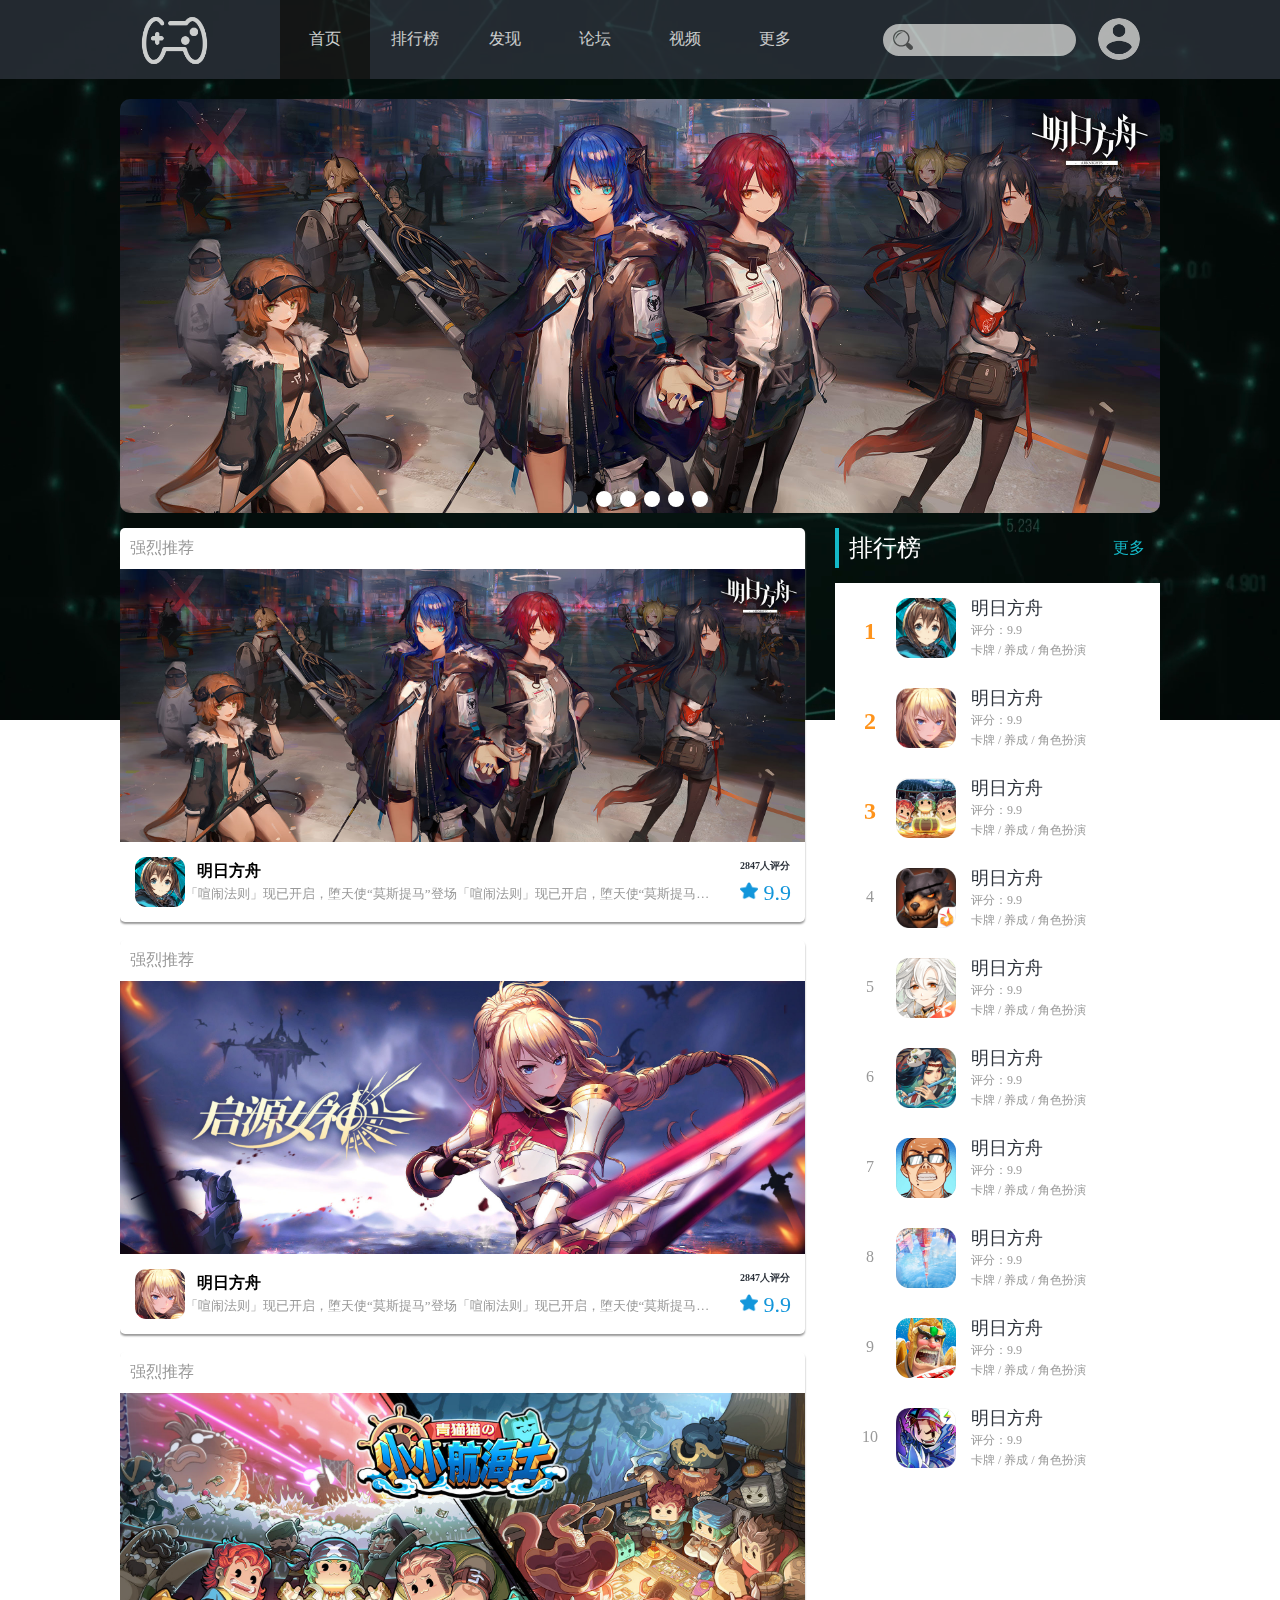
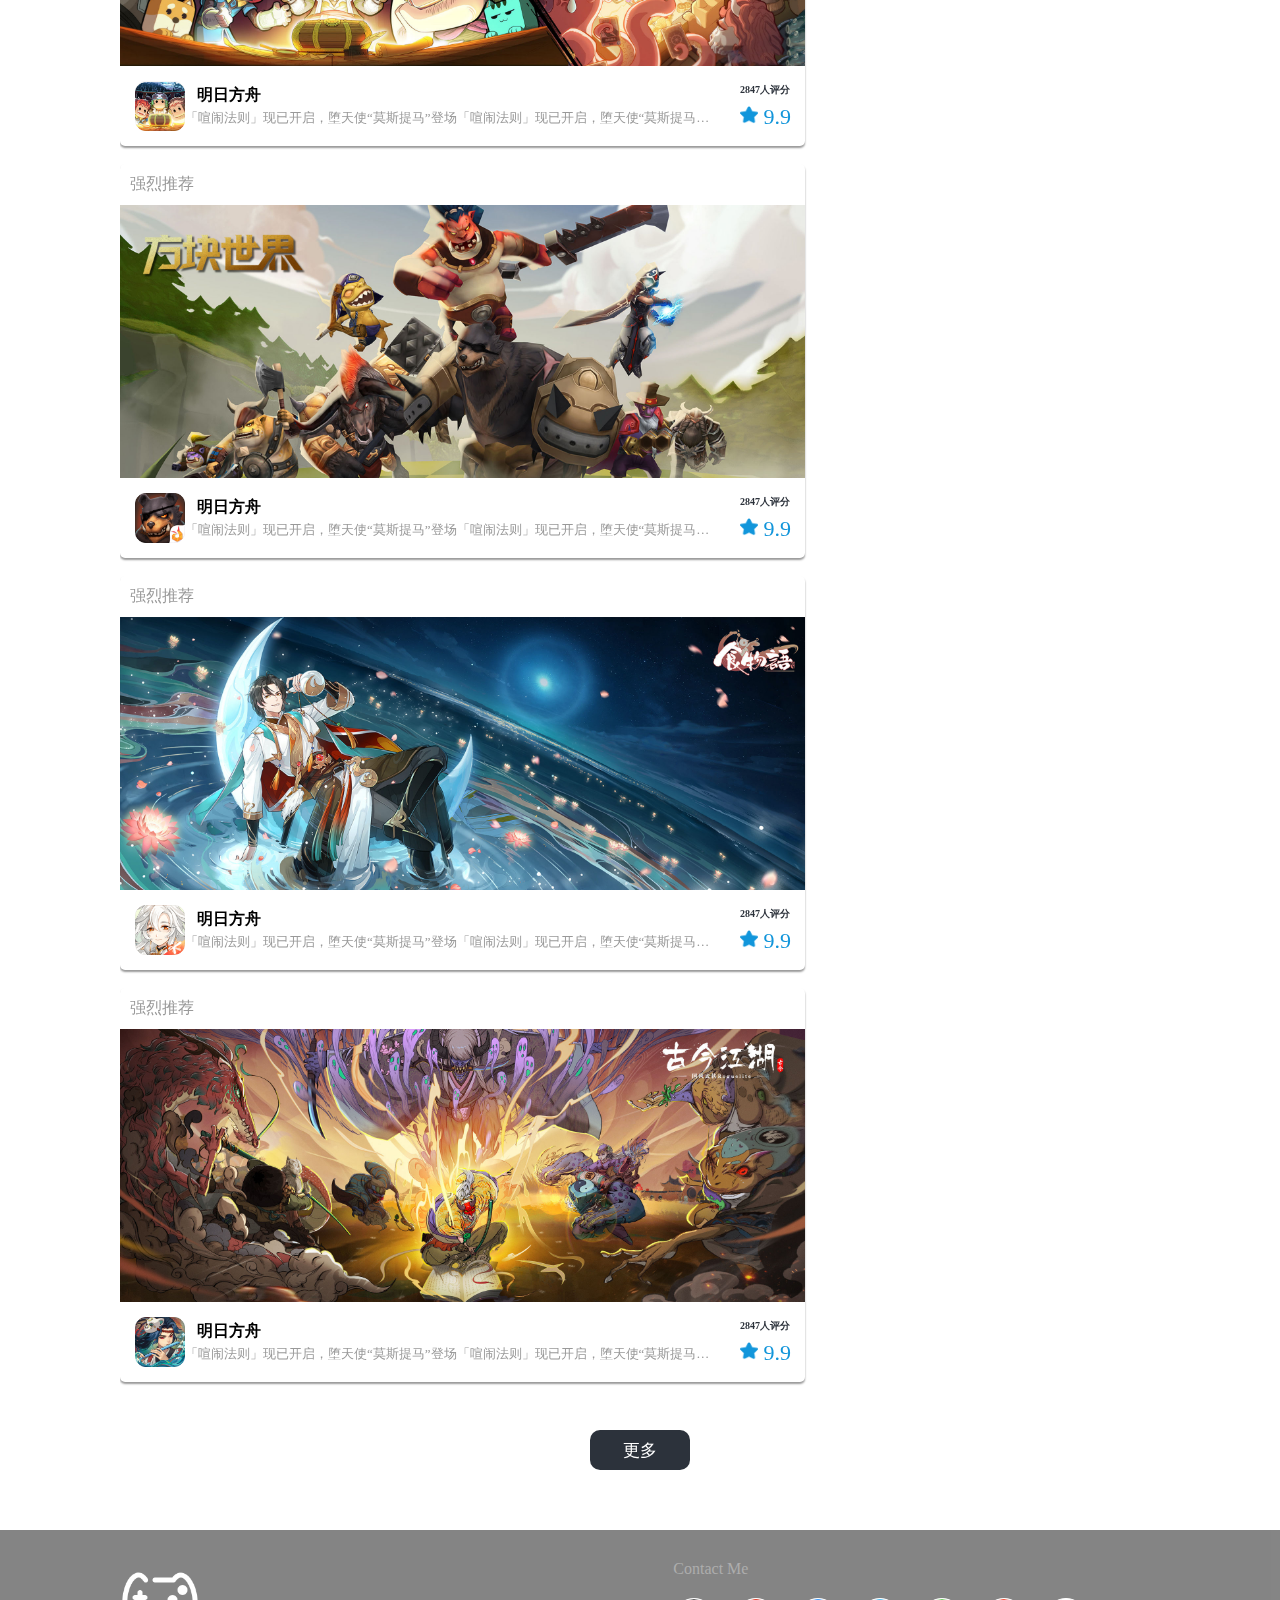
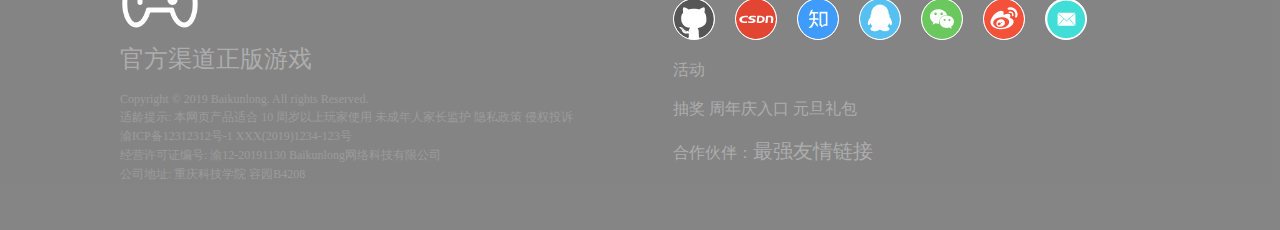
<file: index.html>
<!DOCTYPE html>
<html lang="en">
<head>
    <meta charset="UTF-8">
    <title>游戏社区</title>

    <link rel="stylesheet" href="css/index.css">
    <link rel="stylesheet" href="css/common.css">
</head>
<body>
<video class="video-bg" src="video/homeBg.mp4" autoplay="" muted="" loop="" style="width: 100%; height:auto;"></video>
<!--导航栏-->
<div class="nav">
    <div class="navbar">
        <div class="logo">
            <a href="#"></a>
        </div>
        <div class="navlist" id="nav">
            <ul>
                <li class="active"><a href="?id=0">首页</a></li>
                <li><a href="?id=1">排行榜</a></li>
                <li><a href="?id=2">发现</a></li>
                <li><a href="?id=3">论坛</a></li>
                <li><a href="?id=4">视频</a></li>
                <li class="more">
                    <a href="#">更多</a>
                    <ul>
                        <li><a href="#contactMe">联系我</a></li>
                        <li><a href="#" onclick="javascript:alert('白锟龙，是土申坤字辈的，但是我妈感觉家里缺金，就取了个金字旁的锟，然后龙字就是听着比较牛逼，来自重庆江津，爱好打乒乓球和羽毛球还有夜跑😀(*^_^*)');">关于我</a></li>
                        <!--<li><a href="#">...</a></li>-->
                        <!--<li><a href="#">...</a></li>-->
                    </ul>
                </li>
            </ul>
        </div>
        <a href="#">
            <img src="img/head_icon.png" alt="" id="headIcon">
        </a>
        <input type="text" id="searchContent" onkeyup="return onKeyUp(event)">
    </div>
</div>

<!--<iframe id="mainPage" scrolling="no" frameBorder=0 onload="this.height=this.contentWindow.document.body.scrollHeight"-->
        <!--src="main.html" frameborder="0" width="100%"></iframe>-->
<div id="mainPage" class="animationFade">

</div>

<!--加载更多-->
<button id="loadMore" onclick="loadMore(this)">更多</button>
<img id="loadImg" src="img/loadMore.gif" alt="">

<!--底部-->
<footer class="footer">
    <div class="footerContent">
        <!--底部左边-->
        <div class="footerContentLeft">
            <div>
                <img src="img/game_icon.png" alt="" style="width: 80px;height: 80px;">
            </div>
            <p>官方渠道正版游戏</p>
            <span>
            Copyright © 2019 Baikunlong. All rights Reserved.<br>
            适龄提示: 本网页产品适合 10 周岁以上玩家使用  未成年人家长监护   隐私政策   侵权投诉<br>
            渝ICP备12312312号-1   XXX(2019)1234-123号<br>
            经营许可证编号: 渝12-20191130 Baikunlong网络科技有限公司<br>
            公司地址: 重庆科技学院 容园B4208<br>
        </span>
        </div>
        <!--底部右边-->
        <div class="footerContentRight">
            <p id="contactMe">Contact Me</p>
            <ul>
                <li><a href="#"><img src="img/github.svg" alt=""></a></li>
                <li><a href="#"><img src="img/csdn.svg" alt=""></a></li>
                <li><a href="#"><img src="img/zhiHu.svg" alt=""></a></li>
                <li><a href="#"><img src="img/qq.svg" alt=""></a></li>
                <li><a href="#"><img src="img/weixin.svg" alt=""></a></li>
                <li><a href="#"><img src="img/weibo.svg" alt=""></a></li>
                <li><a href="#"><img src="img/youxiang_ic.svg" alt=""></a></li>
            </ul>
            <p>活动</p><br>
            <p>
                <a href="#"></a>
                <a href="#">抽奖</a>
                <a href="#">周年庆入口</a>
                <a href="#">元旦礼包</a>
            </p>
            <br>
            <p>合作伙伴：<a href="https://www.heshiqian.cn" style="font-size: 20px">最强友情链接</a></p>

        </div>
    </div>
</footer>
<!--回到顶部-->
<div class="backTop">👆</div>
</body>
</html>
<script src="js/index.js"></script>
</file>
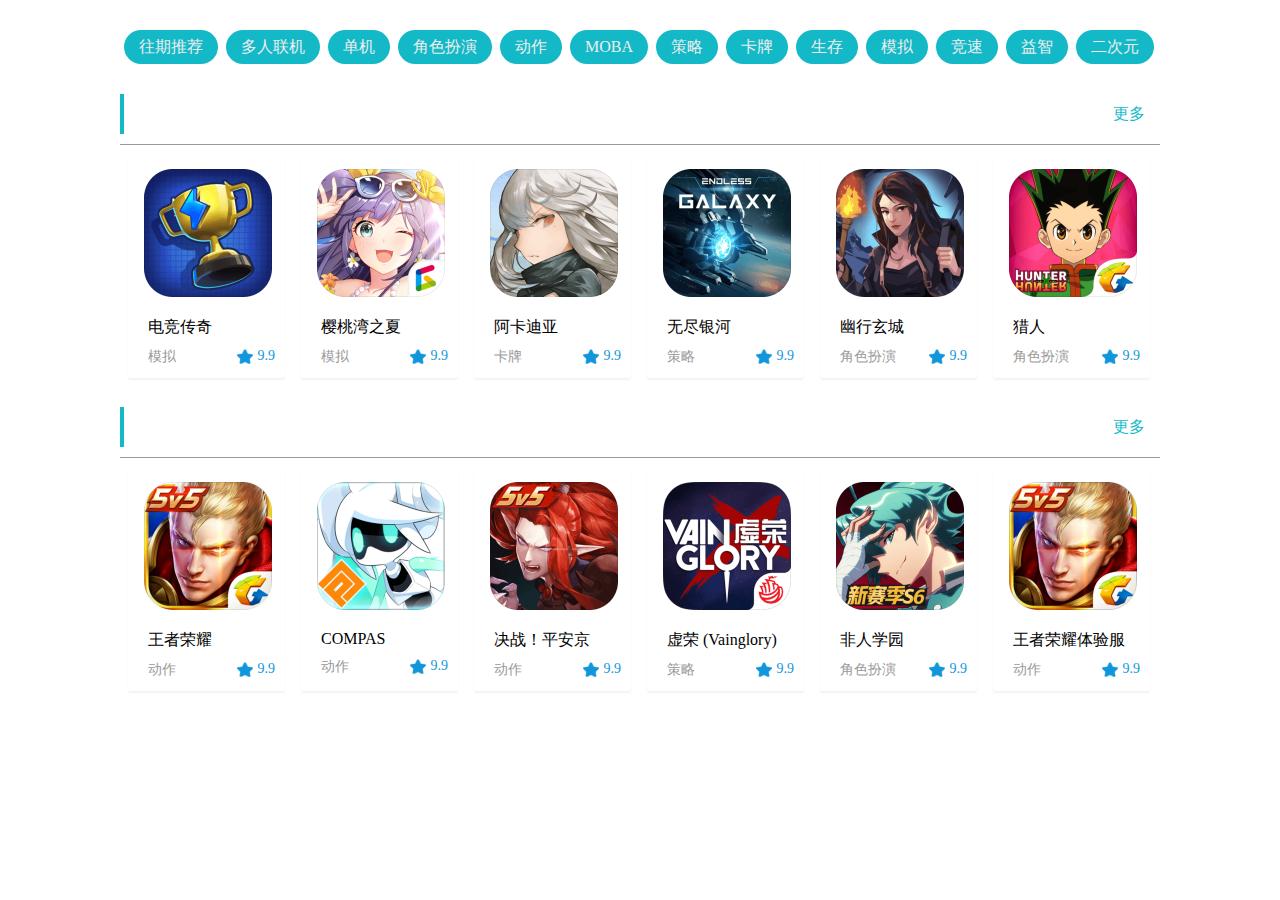
<file: categories.html>
<!DOCTYPE html>
<html lang="en">
<head>
    <meta charset="UTF-8">
    <title>Title</title>
    <link rel="stylesheet" href="css/common.css">
    <link rel="stylesheet" href="css/categories.css">
</head>
<body class="animationFade">
<ul class="categoryTags">
    <li class="tag">
        <a href="#">往期推荐</a>
    </li>
    <li class="tag">
        <a href="#">多人联机</a>
    </li>
    <li class="tag">
        <a href="#">单机</a>
    </li>
    <li class="tag">
        <a href="#">角色扮演</a>
    </li>
    <li class="tag">
        <a href="#">动作</a>
    </li>
    <li class="tag">
        <a href="#">MOBA</a>
    </li>
    <li class="tag">
        <a href="#">策略</a>
    </li>
    <li class="tag">
        <a href="#">卡牌</a>
    </li>
    <li class="tag">
        <a href="#">生存</a>
    </li>
    <li class="tag">
        <a href="#">模拟</a>
    </li>
    <li class="tag">
        <a href="#">竞速</a>
    </li>
    <li class="tag">
        <a href="#">益智</a>
    </li>
    <li class="tag">
        <a href="#">二次元</a>
    </li>

</ul>

<div class="mainContent">
    <div class="item">
        <div class="titleSection">
            <h3>每日新发现</h3>
            <a href="#">更多</a>
        </div>
        <div class="subList">
            <div class="subItem">
                <a href="#">
                    <img src="img/categories1.png" alt="">
                </a>
                <div class="subItemInfo">
                    <a href="#" class="subItemName">电竞传奇</a>
                    <a href="#" class="subItemType">模拟</a>
                    <span class="subItemScore">9.9</span>
                </div>
            </div>
            <div class="subItem">
                <a href="#">
                    <img src="img/categories2.png" alt="">
                </a>
                <div class="subItemInfo">
                    <a href="#" class="subItemName">樱桃湾之夏</a>
                    <a href="#" class="subItemType">模拟</a>
                    <span class="subItemScore">9.9</span>
                </div>
            </div>
            <div class="subItem">
                <a href="#">
                    <img src="img/categories3.png" alt="">
                </a>
                <div class="subItemInfo">
                    <a href="#" class="subItemName">阿卡迪亚</a>
                    <a href="#" class="subItemType">卡牌</a>
                    <span class="subItemScore">9.9</span>
                </div>
            </div>
            <div class="subItem">
                <a href="#">
                    <img src="img/categories4.png" alt="">
                </a>
                <div class="subItemInfo">
                    <a href="#" class="subItemName">无尽银河</a>
                    <a href="#" class="subItemType">策略</a>
                    <span class="subItemScore">9.9</span>
                </div>
            </div>
            <div class="subItem">
                <a href="#">
                    <img src="img/categories5.png" alt="">
                </a>
                <div class="subItemInfo">
                    <a href="#" class="subItemName">幽行玄城</a>
                    <a href="#" class="subItemType">角色扮演</a>
                    <span class="subItemScore">9.9</span>
                </div>
            </div>
            <div class="subItem">
                <a href="#">
                    <img src="img/categories6.png" alt="">
                </a>
                <div class="subItemInfo">
                    <a href="#" class="subItemName">猎人</a>
                    <a href="#" class="subItemType">角色扮演</a>
                    <span class="subItemScore">9.9</span>
                </div>
            </div>
        </div>
    </div>
    <div class="item">
        <div class="titleSection">
            <h3>MOBA</h3>
            <a href="#">更多</a>
        </div>
        <div class="subList">
            <div class="subItem">
                <a href="#">
                    <img src="img/categories7.png" alt="">
                </a>
                <div class="subItemInfo">
                    <a href="#" class="subItemName">王者荣耀</a>
                    <a href="#" class="subItemType">动作</a>
                    <span class="subItemScore">9.9</span>
                </div>
            </div>
            <div class="subItem">
                <a href="#">
                    <img src="img/categories8.png" alt="">
                </a>
                <div class="subItemInfo">
                    <a href="#" class="subItemName">COMPAS</a>
                    <a href="#" class="subItemType">动作</a>
                    <span class="subItemScore">9.9</span>
                </div>
            </div>
            <div class="subItem">
                <a href="#">
                    <img src="img/categories9.png" alt="">
                </a>
                <div class="subItemInfo">
                    <a href="#" class="subItemName">决战！平安京</a>
                    <a href="#" class="subItemType">动作</a>
                    <span class="subItemScore">9.9</span>
                </div>
            </div>
            <div class="subItem">
                <a href="#">
                    <img src="img/categories10.png" alt="">
                </a>
                <div class="subItemInfo">
                    <a href="#" class="subItemName">虚荣 (Vainglory)
                    </a>
                    <a href="#" class="subItemType">策略</a>
                    <span class="subItemScore">9.9</span>
                </div>
            </div>
            <div class="subItem">
                <a href="#">
                    <img src="img/categories11.png" alt="">
                </a>
                <div class="subItemInfo">
                    <a href="#" class="subItemName">非人学园
                    </a>
                    <a href="#" class="subItemType">角色扮演</a>
                    <span class="subItemScore">9.9</span>
                </div>
            </div>
            <div class="subItem">
                <a href="#">
                    <img src="img/categories12.png" alt="">
                </a>
                <div class="subItemInfo">
                    <a href="#" class="subItemName">王者荣耀体验服</a>
                    <a href="#" class="subItemType">动作</a>
                    <span class="subItemScore">9.9</span>
                </div>
            </div>
        </div>
    </div>

</div>
</body>
</html>
</file>
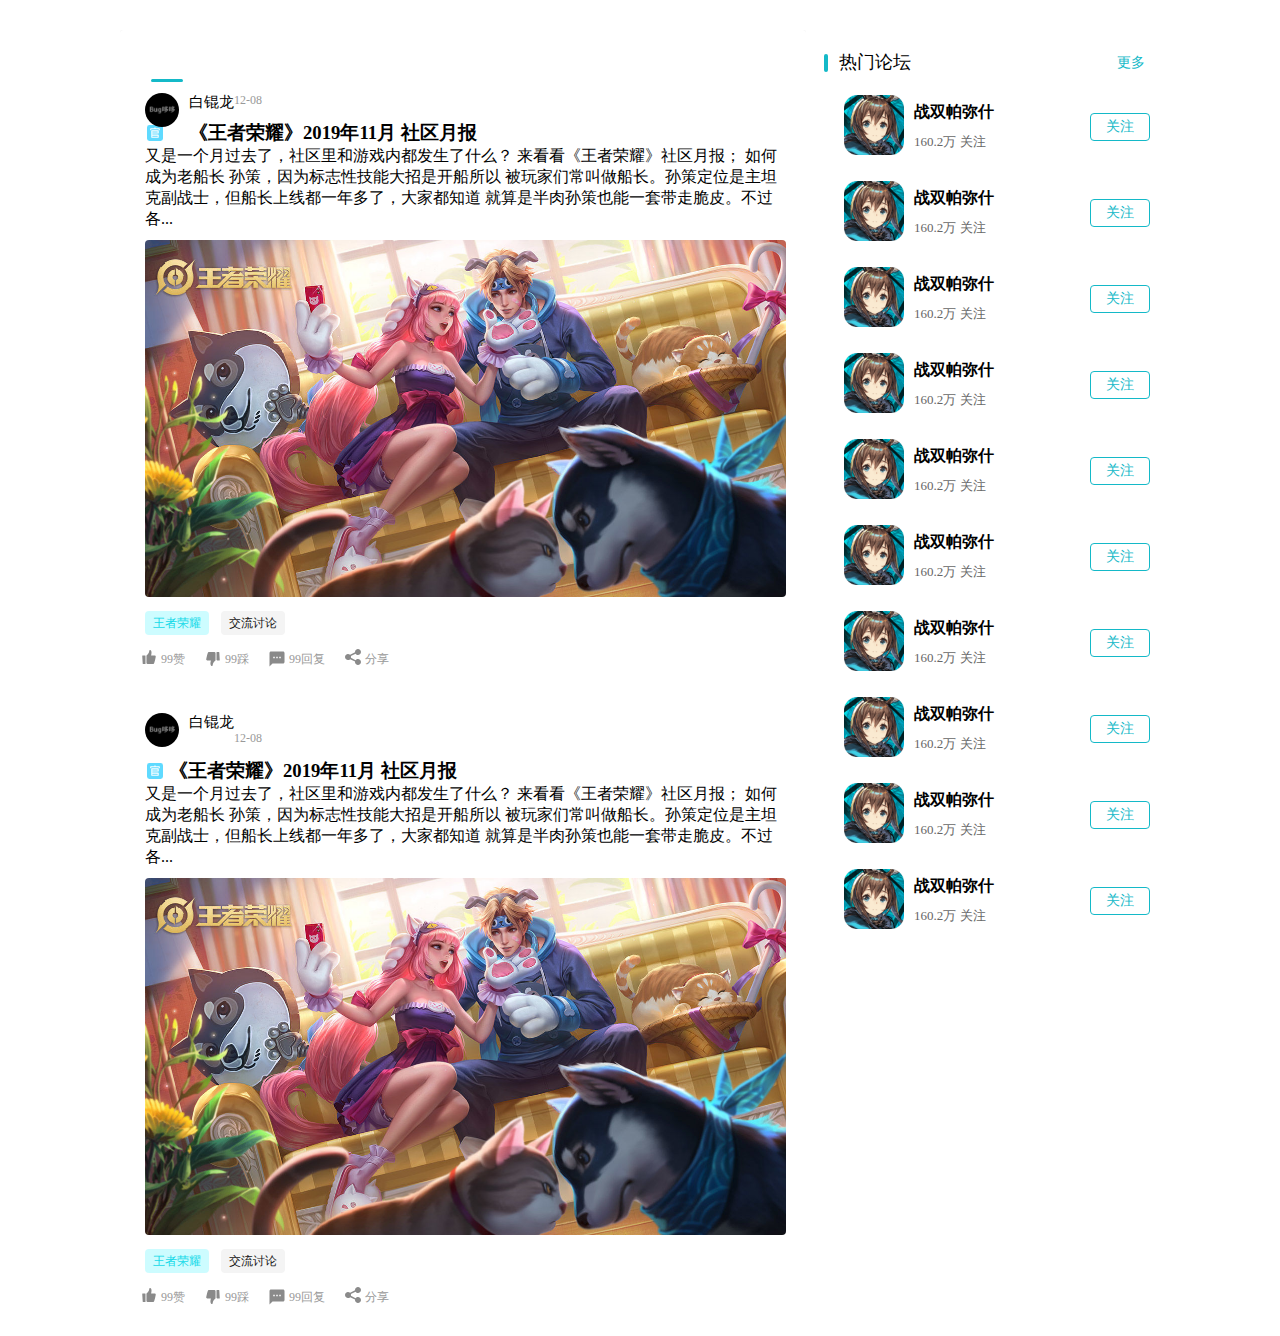
<file: forum.html>
<!DOCTYPE html>
<html lang="en">
<head>
    <meta charset="UTF-8">
    <title>Title</title>
    <link rel="stylesheet" href="css/common.css">
    <link rel="stylesheet" href="css/forum.css">

</head>
<body class="animationFade">
<div class="allContent">
    <ul class="forumTypeList">
        <li class="active">推荐</li>
        <li>关注</li>
        <li>版块</li>
        <li>攻略</li>
        <li>热帖</li>
    </ul>

    <div class="hotForum">
        <h3>
            <a href="#" class="more">更多</a>
            热门论坛
        </h3>
        <div class="rightItem">
            <img src="img/1_icon.png" alt="">
            <h4>战双帕弥什</h4>
            <p>160.2万 关注</p>
            <a href="#">关注</a>
        </div>
        <div class="rightItem">
            <img src="img/1_icon.png" alt="">
            <h4>战双帕弥什</h4>
            <p>160.2万 关注</p>
            <a href="#">关注</a>
        </div>
        <div class="rightItem">
            <img src="img/1_icon.png" alt="">
            <h4>战双帕弥什</h4>
            <p>160.2万 关注</p>
            <a href="#">关注</a>
        </div>
        <div class="rightItem">
            <img src="img/1_icon.png" alt="">
            <h4>战双帕弥什</h4>
            <p>160.2万 关注</p>
            <a href="#">关注</a>
        </div>
        <div class="rightItem">
            <img src="img/1_icon.png" alt="">
            <h4>战双帕弥什</h4>
            <p>160.2万 关注</p>
            <a href="#">关注</a>
        </div>
        <div class="rightItem">
            <img src="img/1_icon.png" alt="">
            <h4>战双帕弥什</h4>
            <p>160.2万 关注</p>
            <a href="#">关注</a>
        </div>
        <div class="rightItem">
            <img src="img/1_icon.png" alt="">
            <h4>战双帕弥什</h4>
            <p>160.2万 关注</p>
            <a href="#">关注</a>
        </div>
        <div class="rightItem">
            <img src="img/1_icon.png" alt="">
            <h4>战双帕弥什</h4>
            <p>160.2万 关注</p>
            <a href="#">关注</a>
        </div>
        <div class="rightItem">
            <img src="img/1_icon.png" alt="">
            <h4>战双帕弥什</h4>
            <p>160.2万 关注</p>
            <a href="#">关注</a>
        </div>
        <div class="rightItem">
            <img src="img/1_icon.png" alt="">
            <h4>战双帕弥什</h4>
            <p>160.2万 关注</p>
            <a href="#">关注</a>
        </div>
    </div>

    <div class="mainContent">
        <div class="item">
            <div class="author">
                <img src="img/bugDuoDuo.jpg" alt="">
                <a href="#">白锟龙</a>
                <br>
                <span title="2019-12-08 09:51:09">12-08</span>
            </div>
            <div class="itemContent">
                <h3>《王者荣耀》2019年11月 社区月报</h3>
                <p>
                    又是一个月过去了，社区里和游戏内都发生了什么？ 来看看《王者荣耀》社区月报；
                    如何成为老船长﻿﻿﻿ 孙策，因为标志性技能大招是开船所以
                    被玩家们常叫做船长。孙策定位是主坦克副战士，但船长上线都一年多了，大家都知道
                    就算是半肉孙策也能一套带走脆皮。不过各...
                </p>
                <img src="img/forum1.jpeg" alt="">
            </div>
            <div class="itemTag">
                <a href="#">王者荣耀</a>
                <a href="#">交流讨论</a>
            </div>
            <ul class="itemFooter">
                <li>99赞</li>
                <li>99踩</li>
                <li>99回复</li>
                <li>分享</li>
            </ul>
        </div>
        <div class="item">
            <div class="author">
                <img src="img/bugDuoDuo.jpg" alt="">
                <a href="#">白锟龙</a>
                <br>
                <span title="2019-12-08 09:51:09">12-08</span>
            </div>
            <div class="itemContent">
                <h3>《王者荣耀》2019年11月 社区月报</h3>
                <p>
                    又是一个月过去了，社区里和游戏内都发生了什么？ 来看看《王者荣耀》社区月报；
                    如何成为老船长﻿﻿﻿ 孙策，因为标志性技能大招是开船所以
                    被玩家们常叫做船长。孙策定位是主坦克副战士，但船长上线都一年多了，大家都知道
                    就算是半肉孙策也能一套带走脆皮。不过各...
                </p>
                <img src="img/forum1.jpeg" alt="">
            </div>
            <div class="itemTag">
                <a href="#">王者荣耀</a>
                <a href="#">交流讨论</a>
            </div>
            <ul class="itemFooter">
                <li>99赞</li>
                <li>99踩</li>
                <li>99回复</li>
                <li>分享</li>
            </ul>
        </div>
    </div>

</div>
</body>
</html>
</file>
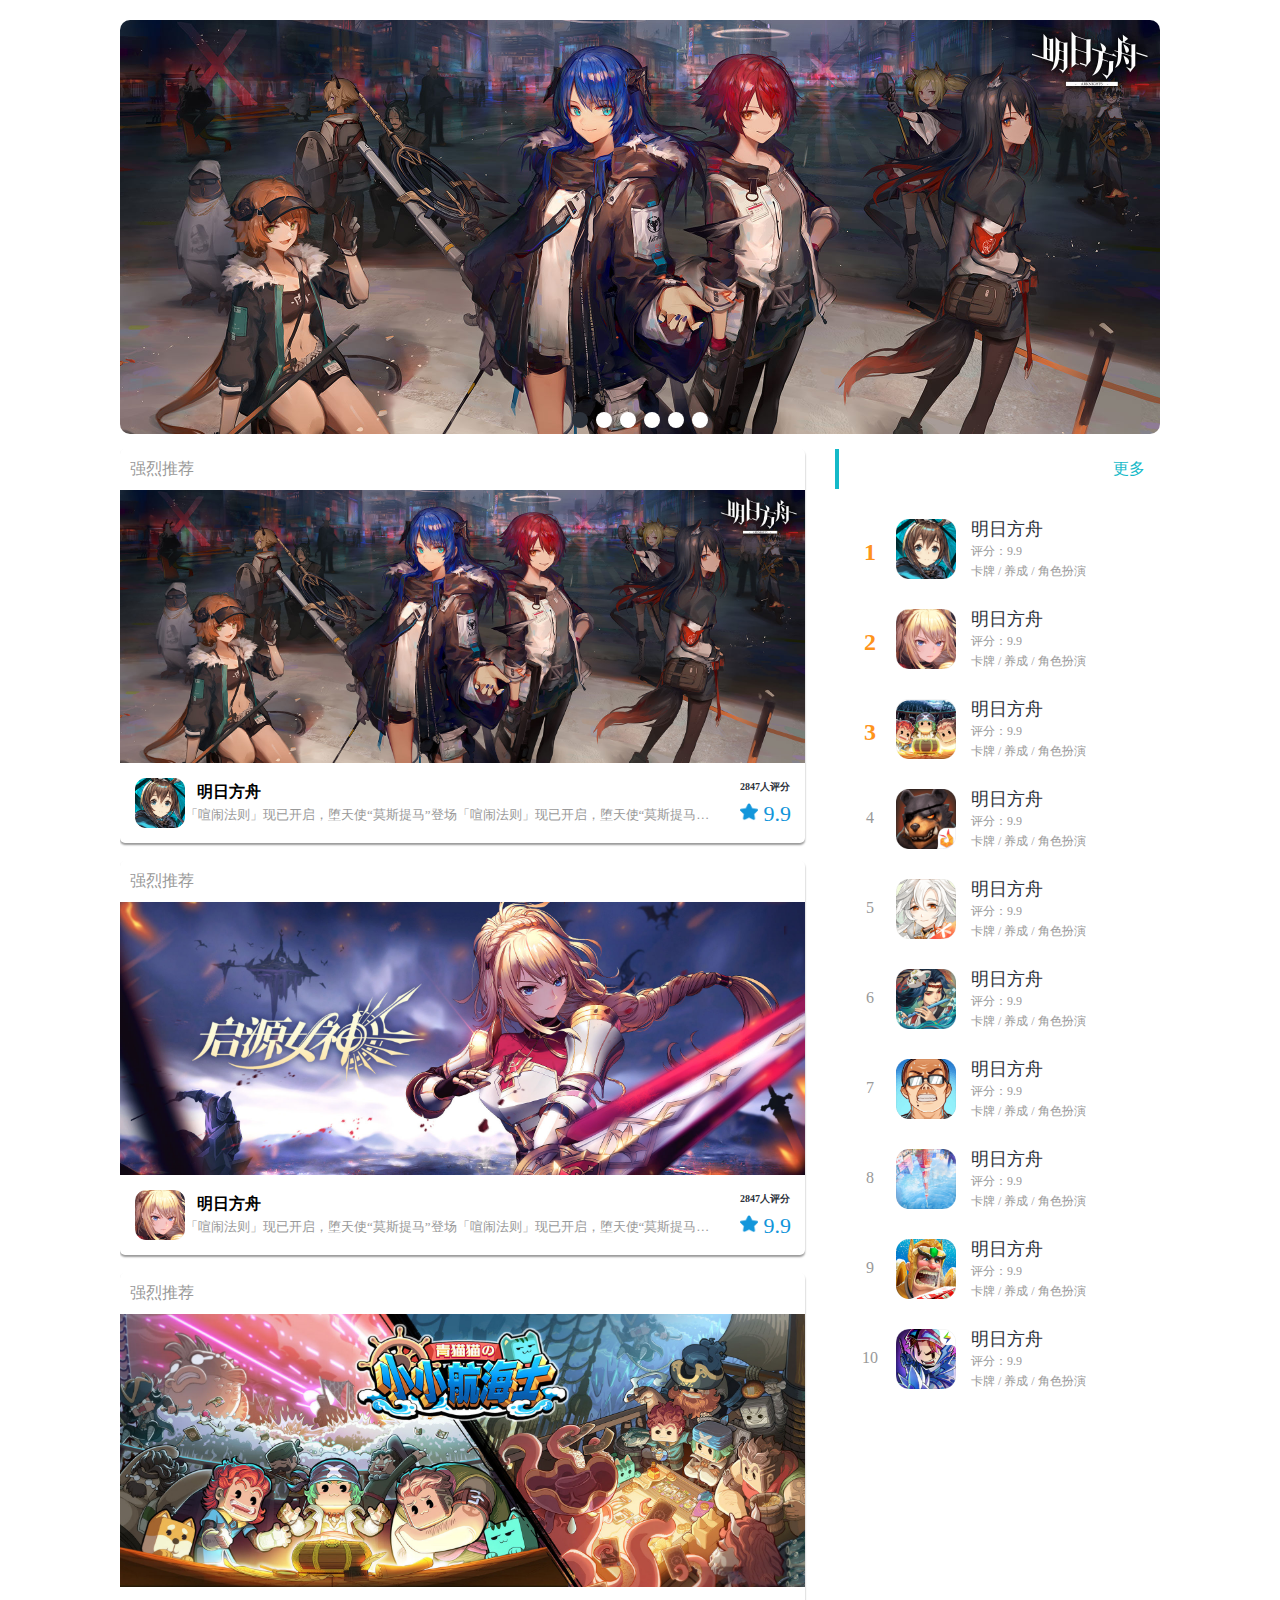
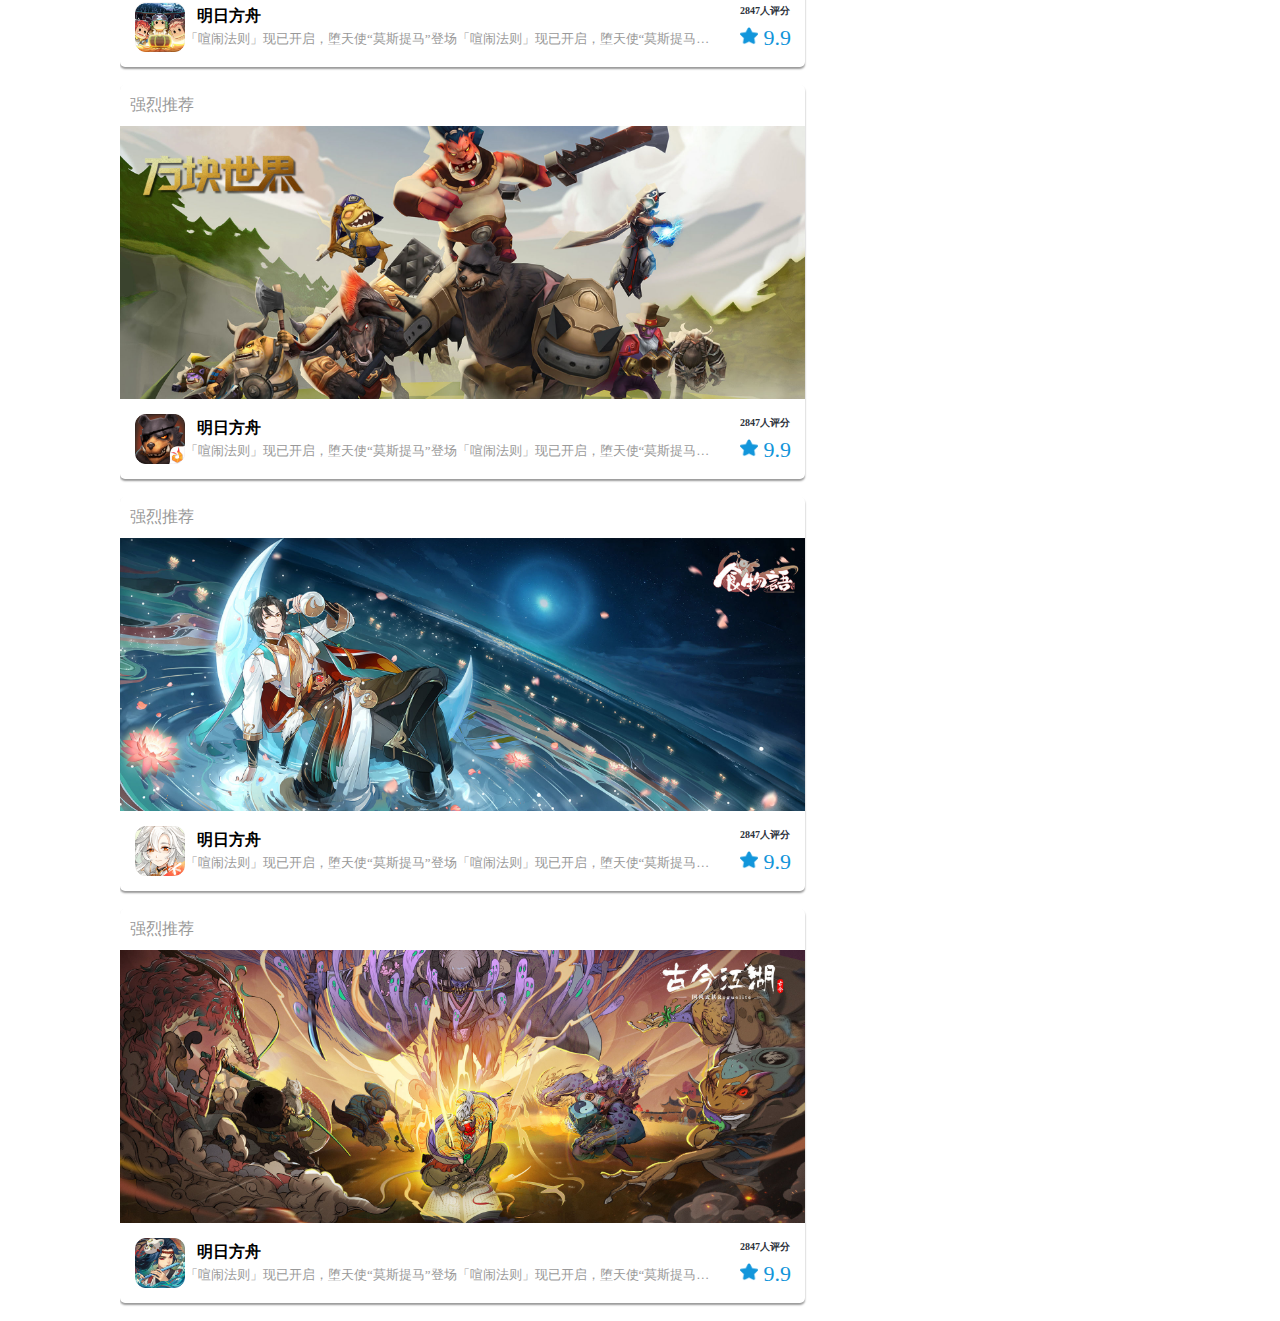
<file: main.html>
<!DOCTYPE html>
<html lang="en">
<head>
    <meta charset="UTF-8">
    <title>Title</title>
    <link rel="stylesheet" href="css/index.css">
    <link rel="stylesheet" href="css/common.css">

</head>
<body class="animationFade">

<!--轮播图-->
<div class="sliderWrap">
    <ul id="banners">
        <li class="sliderItem"><a href="#">
            <img src="img/1.jpg" alt="">
        </a></li>
        <li class="sliderItem"><a href="#">
            <img src="img/2.jpg" alt="">
        </a></li>
        <li class="sliderItem"><a href="#">
            <img src="img/3.jpg" alt="">
        </a></li>
        <li class="sliderItem"><a href="#">
            <img src="img/4.jpg" alt="">
        </a></li>
        <li class="sliderItem"><a href="#">
            <img src="img/5.jpg" alt="">
        </a></li>
        <li class="sliderItem"><a href="#">
            <img src="img/6.jpg" alt="">
        </a></li>
    </ul>
    <ol class="cirbox">
        <li class="active" onclick="onSwitchOver(0)"></li>
        <li onclick="onSwitchOver(1)"></li>
        <li onclick="onSwitchOver(2)"></li>
        <li onclick="onSwitchOver(3)"></li>
        <li onclick="onSwitchOver(4)"></li>
        <li onclick="onSwitchOver(5)"></li>
    </ol>
    <a href="javascript:onChangeBanner(0)" class="bannersCtrl left">《</a>
    <a href="javascript:onChangeBanner(1)" class="bannersCtrl right">》</a>
</div>
<!--游戏推荐列表与排行榜-->
<div class="mainContent">
    <div class="leftContent">
        <div class="item">
            <p>强烈推荐</p>
            <div class="itemImg">
                <img src="img/1.jpg" alt="">
            </div>

            <div class="gameRating">
                <p class="reviewCount">2847人评分</p>
                <p class="ratingScore">
                    <img src="img/score.png" alt="">
                    9.9
                </p>
            </div>
            <div class="gameInfo">
                <img src="img/1_icon.png" alt="">
                <div>
                    <p class="game-title">
                        <span>明日方舟</span>
                    </p>
                    <p class="game-description">「喧闹法则」现已开启，堕天使“莫斯提马”登场「喧闹法则」现已开启，堕天使“莫斯提马”登场「喧闹法则」现已开启，堕天使“莫斯提马”登场</p>
                </div>
            </div>
        </div>
        <div class="item">
            <p>强烈推荐</p>
            <div class="itemImg">
                <img src="img/2.jpg" alt="">
            </div>
            <div class="gameRating">
                <p class="reviewCount">2847人评分</p>
                <p class="ratingScore">
                    <img src="img/score.png" alt="">
                    9.9
                </p>
            </div>
            <div class="gameInfo">
                <img src="img/2_icon.png" alt="">
                <div>
                    <p class="game-title">
                        <span>明日方舟</span>
                    </p>
                    <p class="game-description">「喧闹法则」现已开启，堕天使“莫斯提马”登场「喧闹法则」现已开启，堕天使“莫斯提马”登场「喧闹法则」现已开启，堕天使“莫斯提马”登场</p>
                </div>
            </div>
        </div>
        <div class="item">
            <p>强烈推荐</p>
            <div class="itemImg">
                <img src="img/3.jpg" alt="">
            </div>
            <div class="gameRating">
                <p class="reviewCount">2847人评分</p>
                <p class="ratingScore">
                    <img src="img/score.png" alt="">
                    9.9
                </p>
            </div>
            <div class="gameInfo">
                <img src="img/3_icon.png" alt="">
                <div>
                    <p class="game-title">
                        <span>明日方舟</span>
                    </p>
                    <p class="game-description">「喧闹法则」现已开启，堕天使“莫斯提马”登场「喧闹法则」现已开启，堕天使“莫斯提马”登场「喧闹法则」现已开启，堕天使“莫斯提马”登场</p>
                </div>
            </div>
        </div>
        <div class="item">
            <p>强烈推荐</p>
            <div class="itemImg">
                <img src="img/4.jpg" alt="">
            </div>
            <div class="gameRating">
                <p class="reviewCount">2847人评分</p>
                <p class="ratingScore">
                    <img src="img/score.png" alt="">
                    9.9
                </p>
            </div>
            <div class="gameInfo">
                <img src="img/4_icon.png" alt="">
                <div>
                    <p class="game-title">
                        <span>明日方舟</span>
                    </p>
                    <p class="game-description">「喧闹法则」现已开启，堕天使“莫斯提马”登场「喧闹法则」现已开启，堕天使“莫斯提马”登场「喧闹法则」现已开启，堕天使“莫斯提马”登场</p>
                </div>
            </div>
        </div>
        <div class="item">
            <p>强烈推荐</p>
            <div class="itemImg">
                <img src="img/5.jpg" alt="">
            </div>
            <div class="gameRating">
                <p class="reviewCount">2847人评分</p>
                <p class="ratingScore">
                    <img src="img/score.png" alt="">
                    9.9
                </p>
            </div>
            <div class="gameInfo">
                <img src="img/5_icon.png" alt="">
                <div>
                    <p class="game-title">
                        <span>明日方舟</span>
                    </p>
                    <p class="game-description">「喧闹法则」现已开启，堕天使“莫斯提马”登场「喧闹法则」现已开启，堕天使“莫斯提马”登场「喧闹法则」现已开启，堕天使“莫斯提马”登场</p>
                </div>
            </div>
        </div>
        <div class="item">
            <p>强烈推荐</p>
            <div class="itemImg">
                <img src="img/6.jpg" alt="">
            </div>
            <div class="gameRating">
                <p class="reviewCount">2847人评分</p>
                <p class="ratingScore">
                    <img src="img/score.png" alt="">
                    9.9
                </p>
            </div>
            <div class="gameInfo">
                <img src="img/6_icon.png" alt="">
                <div>
                    <p class="game-title">
                        <span>明日方舟</span>
                    </p>
                    <p class="game-description">「喧闹法则」现已开启，堕天使“莫斯提马”登场「喧闹法则」现已开启，堕天使“莫斯提马”登场「喧闹法则」现已开启，堕天使“莫斯提马”登场</p>
                </div>
            </div>
        </div>
    </div>

    <!--右边排行榜-->
    <div class="rightContent">
        <div class="titleSection">
            <h3>排行榜</h3>
            <a href="#">更多</a>
        </div>
        <ol class="gameList">
            <li>
                <span class="itemOrder">1</span>
                <a href="#" class="itemIcon">
                    <img src="img/1_icon.png" alt="">
                </a>
                <div class="itemText">
                    <p><a href="#">明日方舟</a></p>
                    <p>评分：9.9</p>
                    <p>卡牌 / 养成 / 角色扮演</p>
                </div>
            </li>
            <li>
                <span class="itemOrder">2</span>
                <a href="#" class="itemIcon">
                    <img src="img/2_icon.png" alt="">
                </a>
                <div class="itemText">
                    <p><a href="#">明日方舟</a></p>
                    <p>评分：9.9</p>
                    <p>卡牌 / 养成 / 角色扮演</p>
                </div>
            </li>
            <li>
                <span class="itemOrder">3</span>
                <a href="#" class="itemIcon">
                    <img src="img/3_icon.png" alt="">
                </a>
                <div class="itemText">
                    <p><a href="#">明日方舟</a></p>
                    <p>评分：9.9</p>
                    <p>卡牌 / 养成 / 角色扮演</p>
                </div>
            </li>
            <li>
                <span class="itemOrder">4</span>
                <a href="#" class="itemIcon">
                    <img src="img/4_icon.png" alt="">
                </a>
                <div class="itemText">
                    <p><a href="#">明日方舟</a></p>
                    <p>评分：9.9</p>
                    <p>卡牌 / 养成 / 角色扮演</p>
                </div>
            </li>
            <li>
                <span class="itemOrder">5</span>
                <a href="#" class="itemIcon">
                    <img src="img/5_icon.png" alt="">
                </a>
                <div class="itemText">
                    <p><a href="#">明日方舟</a></p>
                    <p>评分：9.9</p>
                    <p>卡牌 / 养成 / 角色扮演</p>
                </div>
            </li>
            <li>
                <span class="itemOrder">6</span>
                <a href="#" class="itemIcon">
                    <img src="img/6_icon.png" alt="">
                </a>
                <div class="itemText">
                    <p><a href="#">明日方舟</a></p>
                    <p>评分：9.9</p>
                    <p>卡牌 / 养成 / 角色扮演</p>
                </div>
            </li>
            <li>
                <span class="itemOrder">7</span>
                <a href="#" class="itemIcon">
                    <img src="img/7_icon.png" alt="">
                </a>
                <div class="itemText">
                    <p><a href="#">明日方舟</a></p>
                    <p>评分：9.9</p>
                    <p>卡牌 / 养成 / 角色扮演</p>
                </div>
            </li>
            <li>
                <span class="itemOrder">8</span>
                <a href="#" class="itemIcon">
                    <img src="img/8_icon.png" alt="">
                </a>
                <div class="itemText">
                    <p><a href="#">明日方舟</a></p>
                    <p>评分：9.9</p>
                    <p>卡牌 / 养成 / 角色扮演</p>
                </div>
            </li>
            <li>
                <span class="itemOrder">9</span>
                <a href="#" class="itemIcon">
                    <img src="img/9_icon.png" alt="">
                </a>
                <div class="itemText">
                    <p><a href="#">明日方舟</a></p>
                    <p>评分：9.9</p>
                    <p>卡牌 / 养成 / 角色扮演</p>
                </div>
            </li>
            <li>
                <span class="itemOrder">10</span>
                <a href="#" class="itemIcon">
                    <img src="img/10_icon.png" alt="">
                </a>
                <div class="itemText">
                    <p><a href="#">明日方舟</a></p>
                    <p>评分：9.9</p>
                    <p>卡牌 / 养成 / 角色扮演</p>
                </div>
            </li>
        </ol>
    </div>
</div>
</body>
</html>

<script src="js/main.js"></script>
</file>
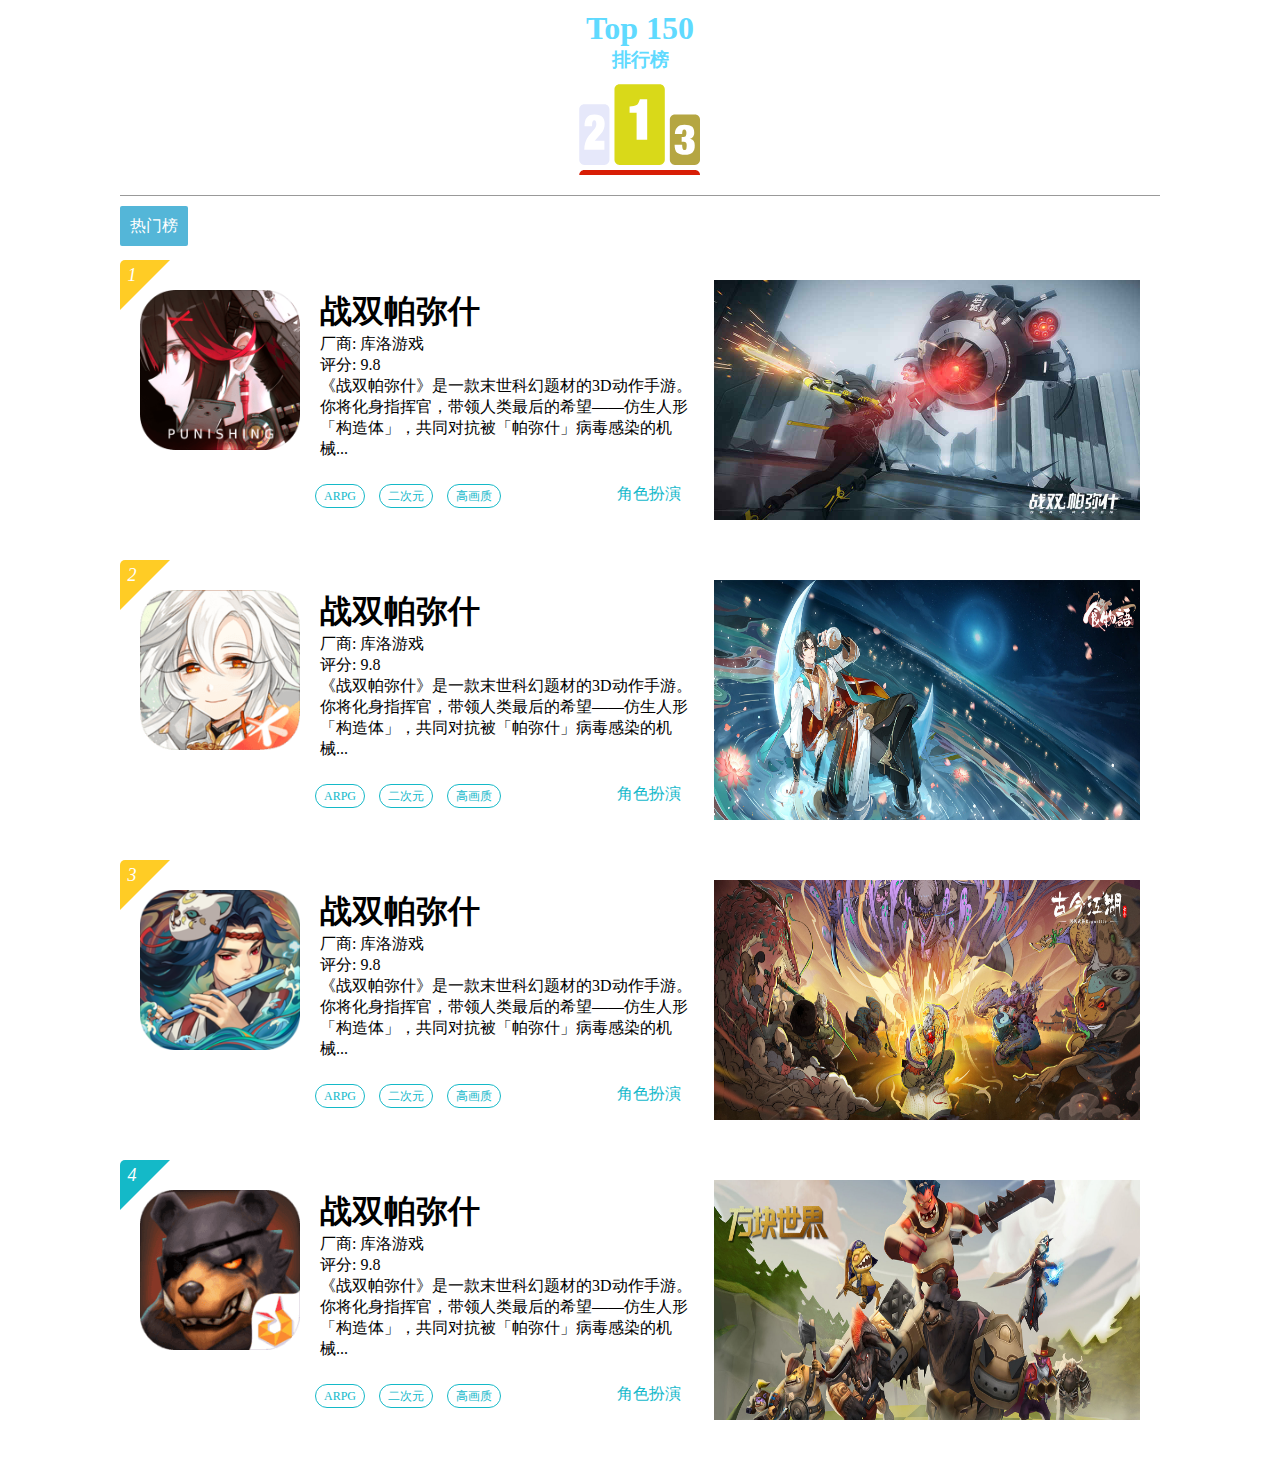
<file: top.html>
<!DOCTYPE html>
<html lang="en">
<head>
    <meta charset="UTF-8">
    <title>排行榜</title>
    <link rel="stylesheet" href="css/top.css">
    <link rel="stylesheet" href="css/common.css">

</head>
<body class="animationFade">
<div class="topTitle">
    <h1>Top 150</h1>
    <h3>排行榜</h3>
</div>
<!--<hr>-->

<div class="topType">
    <ul>
        <li class="active">
            <a href="#">热门榜</a>
        </li>
        <li>
            <a href="#">新品榜</a>
        </li>
        <li>
            <a href="#">预约榜</a>
        </li>
        <li>
            <a href="#">热卖榜</a>
        </li>
        <li>
            <a href="#">热玩榜</a>
        </li>
    </ul>
</div>

<div class="mainContent">
    <div class="item">
        <div>
            <img src="img/top_1.png" alt="" class="imgIcon">
        </div>
        <div class="description">
            <h1>战双帕弥什</h1>
            <p>厂商: 库洛游戏</p>
            <p>评分: 9.8</p>
            <p>《战双帕弥什》是一款末世科幻题材的3D动作手游。你将化身指挥官，带领人类最后的希望——仿生人形「构造体」，共同对抗被「帕弥什」病毒感染的机械...</p>
        </div>
        <div>
            <img src="img/top_1_big.jpg" alt="" class="imgBig">
        </div>
        <div class="itemTag">
            <a href="#">ARPG</a>
            <a href="#">二次元</a>
            <a href="#">高画质</a>
        </div>
        <div class="itemType">
            <a href="#">角色扮演</a>
        </div>

        <div class="itemNumBg itemNumBg123">
        </div>
        <div class="itemNum">
            1
        </div>
    </div>
    <div class="item">
        <div>
            <img src="img/5_icon.png" alt="" class="imgIcon">
        </div>
        <div class="description">
            <h1>战双帕弥什</h1>
            <p>厂商: 库洛游戏</p>
            <p>评分: 9.8</p>
            <p>《战双帕弥什》是一款末世科幻题材的3D动作手游。你将化身指挥官，带领人类最后的希望——仿生人形「构造体」，共同对抗被「帕弥什」病毒感染的机械...</p>
        </div>
        <div>
            <img src="img/5.jpg" alt="" class="imgBig">
        </div>
        <div class="itemTag">
            <a href="#">ARPG</a>
            <a href="#">二次元</a>
            <a href="#">高画质</a>
        </div>
        <div class="itemType">
            <a href="#">角色扮演</a>
        </div>

        <div class="itemNumBg itemNumBg123">
        </div>
        <div class="itemNum">
            2
        </div>
    </div>
    <div class="item">
        <div>
            <img src="img/6_icon.png" alt="" class="imgIcon">
        </div>
        <div class="description">
            <h1>战双帕弥什</h1>
            <p>厂商: 库洛游戏</p>
            <p>评分: 9.8</p>
            <p>《战双帕弥什》是一款末世科幻题材的3D动作手游。你将化身指挥官，带领人类最后的希望——仿生人形「构造体」，共同对抗被「帕弥什」病毒感染的机械...</p>
        </div>
        <div>
            <img src="img/6.jpg" alt="" class="imgBig">
        </div>
        <div class="itemTag">
            <a href="#">ARPG</a>
            <a href="#">二次元</a>
            <a href="#">高画质</a>
        </div>
        <div class="itemType">
            <a href="#">角色扮演</a>
        </div>

        <div class="itemNumBg itemNumBg123">
        </div>
        <div class="itemNum">
            3
        </div>
    </div>
    <div class="item">
        <div>
            <img src="img/4_icon.png" alt="" class="imgIcon">
        </div>
        <div class="description">
            <h1>战双帕弥什</h1>
            <p>厂商: 库洛游戏</p>
            <p>评分: 9.8</p>
            <p>《战双帕弥什》是一款末世科幻题材的3D动作手游。你将化身指挥官，带领人类最后的希望——仿生人形「构造体」，共同对抗被「帕弥什」病毒感染的机械...</p>
        </div>
        <div>
            <img src="img/4.jpg" alt="" class="imgBig">
        </div>
        <div class="itemTag">
            <a href="#">ARPG</a>
            <a href="#">二次元</a>
            <a href="#">高画质</a>
        </div>
        <div class="itemType">
            <a href="#">角色扮演</a>
        </div>

        <div class="itemNumBg">
        </div>
        <div class="itemNum">
            4
        </div>
    </div>

</div>

</body>
</html>
</file>
<file: css/index.css>
* {
    margin: 0;
    padding: 0;
}

li, ol, ul {
    list-style: none;
}

a {
    text-decoration: none;
}
a:hover{
    text-decoration: underline;
}

body {
    /*background-color: #000000;*/
    /*background-color: #f2f2f2;*/
}

/*背景*/
.video-bg {
    top: 0;
    left: 0;
    z-index: -1;
    position: fixed;
    object-fit: fill;
}


/*
导航栏要进行定位与z-index，不然下拉会被后面的元素覆盖
父元素等级没别人高，子元素等级在高都没用
详见：https://www.cnblogs.com/zhuzhenwei918/p/6112034.html
*/
.nav {
    background-color: #2c323b;
    height: 79px;
    opacity: 0.8;
    position: relative;
    z-index: 2;
}

.navbar {
    width: 1000px;
    height: 100%;
    margin: 0 auto;
}

.logo {
    float: left;
    width: 140px;
    height: 100%;
}

.logo a {
    display: block;
    width: 69px;
    height: 69px;
    margin: 6px 0 0 0;
    background: url("../img/game_icon.png") no-repeat;
    background-size: 100% 100%;
}

.navlist {
    float: left;
    position: relative;
    z-index: 999;
}

.navlist > ul > li {
    float: left;
    /*隐藏超出的二级菜单*/
    overflow: hidden;
}

.navlist li:hover {
    background-color: rgba(33, 33, 33, 0.77);
}


.navlist > ul > li > a {
    width: 90px;
    padding: 29px 0;
    text-align: center;
    font-size: 16px;
    color: #fff;
    display: block;
    text-decoration: none;
}

.navlist .active {
    background-color: #181818;
}

.more li {
    width: 90px;
    height: 0;
    /*height: 50px;*/
    opacity: 0;
    transition: all 0.4s;
    text-align: center;
}

.more:hover li{
    opacity: 0.8;
    transition: all 0.4s;
    background: #212121;
    height: 50px;
    line-height: 50px;
    border-bottom: 1px solid #c8c8c9;
}

.more li:hover {
    background: #1295da;
}

.more a {
    display: block;
    width: 100%;
    height: 100%;
    color: #fff;
    text-decoration: none;
}
.more ul{
    position: absolute;
}
#searchContent {
    display: block;
    float: right;
    padding: 5px 15px 5px 38px;
    width: 140px;
    height: 22px;
    color: #434343;
    border-radius: 18px;
    border: 2px solid #2c323b;
    /*可以写颜色后再写图片*/
    background: #d7d7d7 url("../img/search_icon.svg") no-repeat 10px 6px;
    background-size: 20px 20px;
    box-shadow: none;
    vertical-align: middle;
    font-size: 14px;
    /*去除点击后的蓝色边框*/
    outline: none;
    margin: 22px 20px 22px 0;
}

#searchContent:focus {
    border: 2px solid #1295da;
}

#headIcon {
    width: 42px;
    height: 42px;
    display: block;
    float: right;
    margin: 18px 0;
    border-radius: 50%;
}

#headIcon:hover {
    box-shadow: 0 4px 18px 8px #1295da;
}


/*轮播图*/
.sliderWrap {
    width: 1040px;
    height: 414px;
    margin: 20px auto 0;
    /*隐藏width: 6240px;多余的那部分*/
    position: relative;
    border-radius: 10px;
    overflow: hidden;
    /*animation: fade-in 1.4s;*/
    /*animation-name: fade-in;*/
}

#banners {
    width: 6240px;
    height: 414px;
}

.sliderItem {
    width: 1040px;
    height: 414px;
    position: relative;
    float: left;
}

.sliderItem img {
    width: 1040px;
    height: 414px;
}

/*轮播图指示器*/
.cirbox {
    position: absolute;
    width: 100%;
    text-align: center;
    height: 14px;
    bottom: 10px;
}

.cirbox li {
    display: inline-block;
    width: 16px;
    height: 16px;
    border-radius: 50%;
    background-color: #fff;
    /*鼠标移上去就是手指*/
    cursor: pointer;
    margin: 2px;
}

.cirbox .active {
    background-color: #2c323b;
}

.bannersCtrl {
    font-size: 30px;
    height: 80px;
    width: 50px;
    text-align: center;
    line-height: 80px;
    color: #ffffff;
    margin-top: -33px;
    position: absolute;
    top: 50%;
    background: #0b0b0b;
    opacity: 0.4;
    display: none;
}

.bannersCtrl:hover {
    color: #ffffff;
    opacity: 0.8;
    text-decoration: none;
}

.right {
    right: 0;
}

/*游戏推荐列表*/
.mainContent {
    width: 1040px;
    margin: 15px auto 0;
    overflow: hidden;
}

.leftContent {
    width: 685px;
    float: left;
}

.leftContent .item {
    background-color: #fff;
    border-radius: 5px;
    margin-bottom: 18px;
    box-shadow: 0 2px 2px #999999;
    cursor: pointer;
    overflow: hidden;
}

.leftContent .item > p {
    padding: 10px;
    color: #999;
}
.leftContent .item > .itemImg{
    width: 685px;
    height: 273px;
    overflow: hidden;
}
.leftContent .item > .itemImg > img {
    width: 685px;
    height: 273px;
    transform: scale(1);
    transition: 0.4s;
}

.leftContent .item > .itemImg >img:hover {
    transform: scale(1.2);
    transition: 0.4s;
}

.gameInfo > img {
    width: 50px;
    height: 50px;
    float: left;
}

.gameInfo {
    padding: 15px;
    height: 50px;
}

.gameRating {
    float: right;
}

.gameInfo > div {
    float: left;
}

.game-title {
    font-weight: 800;
    padding-left: 12px;
    line-height: 28px;
}

.game-description {
    font-size: 13px;
    color: #999;
    /*设置不自动换行，多余的省略，要设置宽度*/
    width: 530px;
    overflow: hidden;
    white-space: nowrap;
    text-overflow: ellipsis;
}

.reviewCount {
    font-size: 10px;
    line-height: 28px;
    font-weight: 700;
    color: #2c323b;
    padding: 10px 15px 0 0;
}

.ratingScore {
    font-size: 22px;
    color: #1295da;
}

.ratingScore > img {
    width: 18px;
    height: 18px;
}

#loadMore {
    width: 100px;
    height: 40px;
    display: block;
    margin: 30px auto;
    background: #2c323b;
    border-radius: 10px;
    color: #ffffff;
    font-size: 17px;
    cursor: pointer;
    /*消除默认的丑边框与点击后出现的默认蓝色框*/
    border: 1px solid transparent;
    outline: none;
}

#loadMore:hover {
    background: #4c535c;
}

#loadImg {
    width: 40px;
    height: 40px;
    display: none;
    margin: 30px auto;
}

/*排行榜*/
.rightContent {
    width: 325px;
    float: right;
    /*animation: fade-in 1.4s;*/
    /*animation-name: fade-in;*/
}

.titleSection {
    height: 40px;
}

.titleSection > h3 {
    float: left;
    display: inline-block;
    line-height: 40px;
    font-size: 24px;
    font-weight: 400;
    padding-left: 10px;
    border-left: 4px solid #14B9C8;
    color: #ffffff;
}

.titleSection > a {
    display: inline-block;
    float: right;
    margin: 10px 15px 0 0;
    color: #14B9C8;
}

.gameList {
    background-color: #fff;
    margin-top: 15px;
}

.gameList > li {
    padding: 15px;
    height: 60px;
}

.itemOrder {
    display: block;
    width: 20px;
    font-size: 16px;
    float: left;
    margin: 20px 16px 10px 10px;
    color: #999999;
    text-align: center;
}

/*-n+3代表前三个孩子节点*/
.gameList > li:nth-child(-n+3) .itemOrder {
    font-size: 24px;
    font-weight: 800;
    color: #FE931B;
}

.itemIcon {
    float: left;
}

.itemIcon > img {
    width: 60px;
    height: 60px;
}

.itemText {
    float: left;
    padding-left: 15px;
}

.itemText a {
    color: #2c323b;
    font-size: 18px;
    line-height: 20px;
}

.itemText p {
    font-size: 12px;
    color: #999999;
    line-height: 20px;
}

/*底部*/
.footer {
    width: 100%;
    background: #666666;
    opacity: 0.8;
    height: 300px;
    margin-top: 60px;
}

.footerContent {
    width: 1040px;
    margin: 0 auto;
    padding: 30px;
}

.footerContentLeft {
    float: left;
}

.footerContentLeft > p {
    margin: 0 0 15px;
    line-height: 30px;
    font-size: 24px;
    color: #999;
}

.footerContentLeft > span {
    font-size: 12px;
    color: #838383;
}

/*底部右边*/
.footerContentRight {
    float: left;
    margin-left: 100px;
}

.footerContentRight > p {
    text-align: left;
    font-size: 16px;
    color: #999;
}

.footerContentRight li {
    float: left;
    margin: 20px 20px 20px 0;
    overflow: hidden;
    border-radius: 50%;
    background-color: #ffffff;
    border: 1px solid #ffffff;
}

.footerContentRight img {
    display: block;
    width: 40px;
    height: 40px;
}

.footerContentRight li:hover {
    background-color: #000000;
    border: 1px solid #000000;
}

.footerContentRight a{
    color: #999;
}
/*回到顶部*/
.backTop{
    display: none;
    /*固定到某处*/
    position: fixed;
    bottom: 8%;
    right: 5%;
    width: 70px;
    height: 70px;
    line-height: 70px;
    font-size: 28px;
    border-radius: 4px;
    text-align: center;
    background: #2c323b;
}
.backTop:hover{
    cursor: pointer;
    background: #45515a;
    box-shadow: 0 2px 9px 4px #ffffff;
}

/*
主题色
#2c323b
*/
</file>
<file: css/common.css>
* {
    margin: 0;
    padding: 0;
}

li, ol, ul {
    list-style: none;
}

a {
    text-decoration: none;
}
a:hover{
    text-decoration: underline;
}

.animationFade {
    animation: fade-in 1.4s;
    animation-name: fade-in;
}
.animationFadeOut {
    animation: fade-out .4s;
    animation-name: fade-out;
}

@keyframes fade-in {
    0% {
        opacity: 0;
        transform: translateY(100px);
    }
    100% {
        opacity: 1;
        transform: translateY(0);
    }
}

@keyframes fade-out {
    0% {
        opacity: 1;
        transform: translateY(0);
    }
    100% {
        opacity: 0;
        transform: translateY(100px);
    }
}
</file>
<file: css/categories.css>
/*标签模块*/
.categoryTags{
    width: 1040px;
    height: 64px;
    margin: 0 auto;
    padding-top: 30px;
}
.categoryTags .tag {
    font-size: 16px;
    height: 34px;
    float: left;
    line-height: 34px;
    padding: 0 15px;
    background: #14B9C8;
    border-radius: 18px;
    /*自适应宽度*/
    display: list-item;
    margin-left: 4px;
    margin-right: 4px;
}
.categoryTags .tag a{
    color: #ededed;
    text-decoration: none;
}
.categoryTags .tag:hover{
    background: #17d9ea;
}

/*主要内容*/
.mainContent{
    width: 1040px;
    margin: 0 auto;
}

.titleSection {
    height: 40px;
    border-bottom: 1px solid #999999;
    padding-bottom: 10px;
}

.titleSection > h3 {
    float: left;
    display: inline-block;
    line-height: 40px;
    font-size: 24px;
    font-weight: 400;
    padding-left: 10px;
    border-left: 4px solid #14B9C8;
    color: #ffffff;
}

.titleSection > a {
    display: inline-block;
    float: right;
    margin: 10px 15px 0 0;
    color: #14B9C8;
}

.item{
    margin-bottom: 20px;
}

.subList{
    width: 1040px;
    height: 242px;
}
.subItem{
    width: 157px;
    height: 225px;
    float: left;
    display: block;
    margin: 8px;
    overflow: hidden;
    background: #fff;
    border-radius: 3px;
    box-shadow: 0 2px 2px rgba(0,0,0,.05);
}
.subItem img{
    width: 128px;
    height: 128px;
    margin: 16px;
}
.subItemInfo{
    margin-left: 20px;
}
.subItemName{
    display: block;
    color: #000;
    margin-bottom: 10px;
}
.subItemType{
    color: #999999;
    font-size: 14px;
    display: block;
    float: left;
}
.subItemScore{
    color: #1296db;
    font-size: 14px;
    display: block;
    background: url("../img/score.png") no-repeat 1px 1px;
    background-size: 16px 16px;
    float: right;
    padding-left: 22px;
    padding-right: 10px;
}
</file>
<file: css/forum.css>
.allContent {
    width: 1040px;
    margin: 0 auto;
    padding-top: 30px;
}

.forumTypeList {
    margin: 0 0 12px;
    padding: 0 30px;
    width: 624px;
    /*width: 980px;*/
    height: 49px;
    border: 1px solid rgba(221, 221, 221, .7);
    border-radius: 3px;
    background: #fff;
    list-style: none;
    float: left;
    display: block;
}

.forumTypeList li {
    float: left;
    margin-right: 45px;
    margin-bottom: -1px;
    text-align: center;
    position: relative;
    display: block;
    height: 51px;
    line-height: 51px;
    cursor: pointer;
}

.forumTypeList li:hover {
    color: #5fdaff;
}

/*这样写的意思是.forumTypeList li在hover状态下的after怎样怎样,其实也能用border实现*/
.forumTypeList li:hover:after {
    background: #14B9C8;
    position: absolute;
    width: 100%;
    height: 3px;
    content: "";
    border-radius: 1.5px;
    left: 50%;
    transform: translateX(-50%);
    bottom: 0;
    z-index: 2;
}

.forumTypeList .active {
    color: #5fdaff;
}

.forumTypeList .active::after {
    background: #14B9C8;
    position: absolute;
    width: 100%;
    height: 3px;
    content: '';
    border-radius: 1.5px;
    left: 50%;
    -webkit-transform: translateX(-50%);
    transform: translateX(-50%);
    bottom: 0;
    z-index: 2;
}

/*mainContent*/
.allContent .mainContent {
    width: 686px;
    position: relative;
    margin: 0 0 0 0;
}

.item {
    width: 636px;
    background-color: #ffffff;
    padding: 15px 25px;
    margin-bottom: 16px;
    border-radius: 3px;
}

.author {
    padding-bottom: 12px;
}

.author img {
    width: 34px;
    height: 34px;
    border-radius: 50%;
    float: left;
    margin-right: 10px;
}

.author a {
    color: #000;
    display: block;
    float: left;
    font-size: 15px;
}

.author span {
    color: #999;
    display: block;
    font-size: 12px;
}

.itemContent h3 {
    padding-left: 24px;
    background: url("../img/official.svg") no-repeat 2px;
}

.itemContent img {
    width: 641px;
    height: 357px;
    border-radius: 4px;
    margin-top: 10px;
    margin-bottom: 10px;
}

.itemTag a {
    border-radius: 4px;
    line-height: 24px;
    display: inline-block;
    padding: 0 8px;
    font-size: 12px;
    align-items: center;
    height: 24px;
    background: rgba(20, 240, 255, 0.21);
    color: #14d9e8;
    margin: 0 8px 12px 0;
    text-decoration: none;
}

.itemTag a:hover {
    background: rgba(20, 240, 255, 0.37);
}

.itemTag a:last-child {
    color: #151515;
    background: #F4F4F4;
}

.itemTag a:last-child:hover {
    background: #e4e4e4;
}

.itemFooter {
    width: 100%;
    height: 20px;
}

.itemFooter li {
    float: left;
    margin-right: 24px;
    font-size: 12px;
    color: #999999;
    cursor: pointer;
    transition: transform 0.2s;
    transform: scale(1);
}

.itemFooter li:hover {
    transition: transform 0.2s;
    transform: scale(1.15);
}
/*可以用url*/
.itemFooter li:nth-child(1):before {
    content: url("../img/like.svg");
    position: relative;
    top: 2px;
    right: 4px;
}

.itemFooter li:nth-child(2):before {
    content: url("../img/dislike.svg");
    position: relative;
    top: 4px;
    right: 4px;

}

.itemFooter li:nth-child(3):before {
    content: url("../img/reply.svg");
    position: relative;
    top: 4px;
    right: 4px;
}

.itemFooter li:nth-child(4):before {
    content: url("../img/share.svg");
    position: relative;
    top: 2px;
    right: 4px;
}

/*右边*/
.hotForum{
    float: right;
    width: 336px;
    background: #ffffff;
    border-radius: 3px;
    padding-top: 20px;
}
.hotForum h3{
    font-size: 18px;
    position: relative;
    padding: 0 15px;
    overflow: hidden;
    line-height: 25px;
    margin: 0 0 20px;
    font-weight: 500;
}
.hotForum h3:before{
    background: #14B9C8;
    border-radius: 2px;
    width: 4px;
    height: 18px;
    position: absolute;
    left: 0;
    top: 50%;
    -webkit-transform: translateY(-50%);
    transform: translateY(-50%);
    content: '';
}
.hotForum>h3>a{
    float: right;
    color: #14B9C8;
    text-decoration: none;
    font-size: 14px;
}
.rightItem{
    position: relative;
    cursor: pointer;
    width: 336px;
    height: 56px;
    margin-bottom: 30px;
}
.rightItem img{
    width: 60px;
    height: 60px;
    margin-left: 20px;
    margin-right: 10px;
    margin-bottom: 20px;
    float: left;
}
.rightItem h4{
    padding-top: 7px;
}
.rightItem p{
    color: #666666;
    font-size: 13px;
    padding-top: 10px;
}
.rightItem a{
    display: block;
    position: absolute;
    width: 50px;
    padding: 4px;
    border-radius: 4px;
    text-align: center;
    font-size: 14px;
    border: 1px solid #14B9C8;
    color: #14B9C8;
    right: 10px;
    bottom: 10px;
    text-decoration: none;
    transition: transform 0.2s;
    transform: scale(1);
}
.rightItem a:hover{
    transition: transform 0.2s;
    transform: scale(1.15);
}
</file>
<file: css/top.css>
* {
    margin: 0;
    padding: 0;
}

a {
    text-decoration: none;
}

li {
    list-style: none;
}

body {
    /*background-color: #6b6b6b;*/
}

/*标题*/
.topTitle {
    width: 1040px;
    height: 165px;
    text-align: center;
    margin: 10px auto 20px;
    color: #5fdaff;
    background: url("../img/no.svg") no-repeat 50% 113%;
    background-size: 129px 102px;
}

.topTitle h1 h3 {
    width: 200px;
    height: 40px;
    line-height: 40px;
    text-align: center;
}

/*榜单类型*/
.topType {
    width: 1040px;
    height: 50px;
    text-align: center;
    margin: 10px auto 4px;
    border-top: 1px solid #999999;
    padding-top: 10px;
}

.topType a {
    color: #ffffff;
    font-size: 16px;
    display: block;
    width: 100%;
    height: 100%;
}

.topType a:hover {
    text-decoration: none;
}

.topType li {
    float: left;
    padding-right: 10px;
    padding-left: 10px;
    height: 40px;
    line-height: 40px;
    border-radius: 2px;
}

.topType li:hover {
    background-color: #5fdaff;
}

.active {
    background-color: #54b6d8;
}

/*主要内容*/
.mainContent {
    width: 1040px;
    margin: 0 auto;
}

.item {
    background-color: #ffffff;
    border-radius: 5px;
    width: 1040px;
    height: 280px;
    position: relative;
    /*隐藏序号多出去的border*/
    overflow: hidden;
    margin-bottom: 20px;
}

.item div {
    float: left;
}

.imgIcon {
    width: 160px;
    height: 160px;
    padding: 30px 20px 0;
}

.description {
    width: 374px;
    height: 170px;
    padding-top: 30px;
}

.imgBig {
    width: 426px;
    height: 240px;
    padding: 20px;
}

.itemTag{
    position: absolute;
    top: 224px;
    left: 195px;
}

.itemTag a {
    border: 1px solid #14B9C8;
    border-radius: 12px;
    margin-right: 10px;
    padding: 2px 8px;
    color: #14b9cb;
    font-size: 12px;
    line-height: 1.5;
    display: inline-block;
}
.itemTag a:hover{
    background-color: #5fdaff;
}
.itemType{
    position: absolute;
    top: 224px;
    left: 497px;
}
.itemType a{
    color: #14b9cb;
}
.itemType a:hover{
    text-decoration: underline;
}
.itemNumBg{
    position: absolute;
    border-top: 50px solid #14B9C8;
    border-right: 50px solid transparent;
}
.itemNum{
    display: block;
    position: absolute;
    top: 5px;
    left: 0;
    width: 24px;
    height: 24px;
    line-height: 24px;
    text-align: center;
    font: italic 18px Impact;
    color: #fff;
}
.itemNumBg123{
    border-top: 50px solid #FFCC25;
}
</file>
